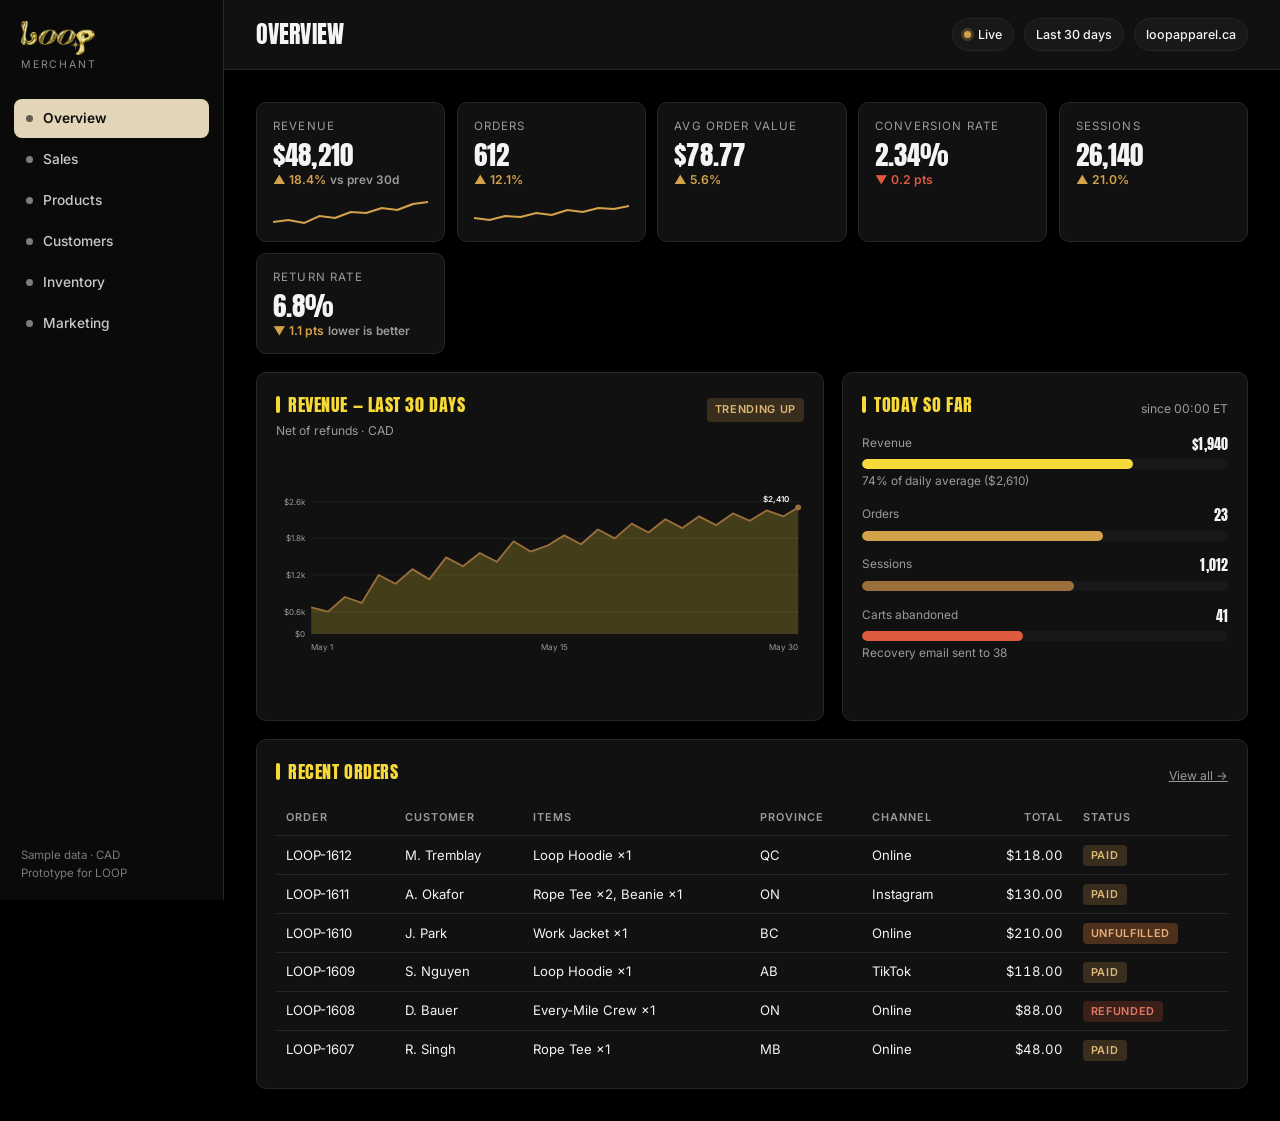
<file: prototypes/loop-merchant-dashboard.html>
<!doctype html>
<html lang="en">
<head>
<meta charset="utf-8" />
<meta name="viewport" content="width=device-width, initial-scale=1, viewport-fit=cover" />
<link rel="icon" href="../brand-assets/favicon.svg" type="image/svg+xml" />
<title>LOOP Merchant Dashboard</title>
<meta name="description" content="Store analytics prototype for LOOP — overview, sales, products, customers, inventory, and marketing, with sample data." />

<link rel="preconnect" href="https://fonts.googleapis.com" />
<link rel="preconnect" href="https://fonts.gstatic.com" crossorigin />
<link rel="stylesheet" href="https://fonts.googleapis.com/css2?family=Anton&family=Inter:wght@400;500;600;700&display=swap" />

<style>
  :root {
    --gold:      #F7DA39;
    --sunflower: #FFBA4A;
    --beige:     #E3D5B7;   /* Warm Beige — the active nav pill           */
    --title:     #F7DA39;   /* Bright Gold — card titles on black         */
    --khaki:     #0D0D0D;   /* near-black — type on light pills           */
    --olive:     #9A6F3C;   /* chart series 2, lifted to read on black     */
    --caramel:   #D4A24A;   /* chart series 3 + positive                   */
    --pumpkin:   #E8853C;   /* semantic: warning                           */
    --brick:     #E05A3E;   /* semantic: critical / down                   */

    --bg:      #000000;     /* black ground */
    --panel:   #111111;
    --panel-2: #181818;
    --text:    #F4F4F4;
    --muted:   #9B9B9B;
    --line:    #262626;

    --sidebar-bg: #0A0A0A;
    --sidebar-fg: #EDEDED;

    --ok:   var(--caramel);
    --warn: var(--pumpkin);
    --bad:  var(--brick);

    --ease-out: cubic-bezier(0.23, 1, 0.32, 1);
    --r: 10px;
  }

  @media (prefers-color-scheme: dark) {
    :root:not([data-theme="light"]) {
      --bg:      #000000;
      --panel:   #111111;
      --panel-2: #181818;
      --text:    #F4F4F4;
      --muted:   #9B9B9B;
      --line:    #262626;
      --title:   #F7DA39;
    }
  }
  :root[data-theme="dark"] {
    --bg:      #000000;
    --panel:   #111111;
    --panel-2: #181818;
    --text:    #F4F4F4;
    --muted:   #9B9B9B;
    --line:    #262626;
    --title:   #F7DA39;
  }

  * { box-sizing: border-box; }
  body {
    margin: 0;
    background: var(--bg);
    color: var(--text);
    font-family: "Inter", system-ui, -apple-system, "Segoe UI", sans-serif;
    font-size: 14px;
    line-height: 1.55;
    -webkit-font-smoothing: antialiased;
  }
  h1, h2, h3, .num {
    font-family: "Anton", "Arial Narrow", sans-serif;
    font-weight: 400;
    letter-spacing: 0.005em;
    margin: 0;
  }
  .num { font-feature-settings: "tnum" 1; font-variant-numeric: tabular-nums; }
  a { color: inherit; }
  :focus-visible { outline: 2px solid var(--sunflower); outline-offset: 2px; border-radius: 3px; }

  /* ---------- shell ---------- */
  .app {
    display: grid;
    grid-template-columns: 224px 1fr;
    min-height: 100vh;
  }

  .sidebar {
    background: var(--sidebar-bg);
    border-right: 1px solid var(--line);
    color: var(--sidebar-fg);
    padding: 1.1rem 0.9rem;
    display: flex;
    flex-direction: column;
    gap: 1.4rem;
    position: sticky;
    top: 0;
    align-self: start;
    height: 100vh;
  }
  .brand { display: grid; gap: 0.15rem; padding: 0.2rem 0.4rem; justify-items: start; }
  .brand img { height: 34px; width: auto; display: block; }
  .brand span { font-size: 0.66rem; letter-spacing: 0.18em; text-transform: uppercase; color: #8A8A8A; display: block; }

  .nav { display: flex; flex-direction: column; gap: 2px; }
  .nav button {
    all: unset;
    display: flex;
    align-items: center;
    gap: 0.65rem;
    padding: 0.55rem 0.7rem;
    border-radius: 8px;
    font-size: 0.86rem;
    font-weight: 500;
    cursor: pointer;
    color: #C9C9C9;
    transition: background-color 150ms var(--ease-out), color 150ms var(--ease-out);
  }
  .nav button:hover { background: rgba(255,255,255,0.08); color: var(--beige); }
  .nav button[aria-current="true"] { background: var(--beige); color: var(--khaki); font-weight: 600; }
  .nav .dot { width: 7px; height: 7px; border-radius: 50%; background: currentColor; flex: none; opacity: 0.6; }

  .sidebar__foot { margin-top: auto; font-size: 0.72rem; color: #7A7A7A; padding: 0 0.4rem; }

  /* ---------- topbar ---------- */
  .main { display: flex; flex-direction: column; min-width: 0; }
  .topbar {
    display: flex;
    align-items: center;
    justify-content: space-between;
    gap: 1rem;
    padding: 1rem clamp(1rem, 3vw, 2rem);
    border-bottom: 1px solid var(--line);
    background: var(--panel);
    position: sticky;
    top: 0;
    z-index: 5;
    flex-wrap: wrap;
  }
  .topbar h1 { font-size: 1.5rem; text-transform: uppercase; }
  .topbar__meta { display: flex; align-items: center; gap: 0.6rem; flex-wrap: wrap; }
  .pill {
    display: inline-flex; align-items: center; gap: 0.4rem;
    padding: 0.35rem 0.7rem;
    border: 1px solid var(--line);
    border-radius: 999px;
    background: var(--panel-2);
    font-size: 0.78rem;
    font-weight: 500;
  }
  .pill select { all: unset; cursor: pointer; font: inherit; }
  .live { width: 7px; height: 7px; border-radius: 50%; background: var(--ok); box-shadow: 0 0 0 3px color-mix(in srgb, var(--ok) 25%, transparent); }

  .content { padding: clamp(1rem, 3vw, 2rem); display: grid; gap: 1.1rem; }
  .panel { display: none; }
  .panel[data-active] { display: grid; gap: 1.1rem; animation: fade 260ms var(--ease-out); }
  @keyframes fade { from { opacity: 0; transform: translateY(6px); } to { opacity: 1; transform: none; } }

  /* ---------- KPI tiles ---------- */
  .kpis {
    display: grid;
    grid-template-columns: repeat(auto-fit, minmax(170px, 1fr));
    gap: 0.7rem;
  }
  .kpi {
    background: var(--panel);
    border: 1px solid var(--line);
    border-radius: var(--r);
    padding: 0.9rem 1rem 0.8rem;
    display: grid;
    gap: 0.15rem;
    align-content: start;
  }
  .kpi__label { font-size: 0.72rem; letter-spacing: 0.1em; text-transform: uppercase; color: var(--muted); }
  .kpi__value { font-size: 1.7rem; line-height: 1; margin-top: 0.2rem; }
  .kpi__delta { font-size: 0.76rem; font-weight: 600; display: inline-flex; align-items: center; gap: 0.25rem; }
  .up { color: var(--ok); }
  .down { color: var(--bad); }
  .kpi__spark { margin-top: 0.4rem; }

  /* ---------- cards ---------- */
  .grid { display: grid; gap: 1.1rem; }
  @media (min-width: 960px) {
    .grid--2 { grid-template-columns: 1fr 1fr; }
    .grid--3 { grid-template-columns: 1.4fr 1fr; }
  }
  .card {
    background: var(--panel);
    border: 1px solid var(--line);
    border-radius: var(--r);
    padding: 1.1rem 1.2rem 1.2rem;
    min-width: 0;
  }
  .card > header {
    display: flex; align-items: baseline; justify-content: space-between; gap: 0.8rem;
    margin-bottom: 0.9rem; flex-wrap: wrap;
  }
  .card h2 {
    font-size: 1.15rem;
    text-transform: uppercase;
    letter-spacing: 0.03em;
    color: var(--title);
    display: flex;
    align-items: center;
    gap: 0.5rem;
  }
  .card h2::before {
    content: "";
    width: 4px;
    height: 0.95em;
    border-radius: 2px;
    background: var(--gold);
    flex: none;
  }
  .card .sub { font-size: 0.76rem; color: var(--muted); }

  /* ---------- tables ---------- */
  .table-wrap { overflow-x: auto; }
  table { width: 100%; border-collapse: collapse; font-size: 0.82rem; }
  th, td { text-align: left; padding: 0.55rem 0.6rem; border-bottom: 1px solid var(--line); white-space: nowrap; }
  th { font-size: 0.68rem; letter-spacing: 0.09em; text-transform: uppercase; color: var(--muted); font-weight: 600; }
  td.n, th.n { text-align: right; font-variant-numeric: tabular-nums; }
  tbody tr:last-child td { border-bottom: none; }
  .tag {
    font-size: 0.68rem; font-weight: 600; letter-spacing: 0.06em; text-transform: uppercase;
    padding: 0.15rem 0.45rem; border-radius: 4px; background: var(--panel-2); border: 1px solid var(--line);
  }
  .tag--ok  { background: color-mix(in srgb, var(--ok) 20%, transparent);  border-color: transparent; color: color-mix(in srgb, var(--ok) 75%, var(--text)); }
  .tag--warn{ background: color-mix(in srgb, var(--warn) 28%, transparent); border-color: transparent; color: color-mix(in srgb, var(--warn) 65%, var(--text)); }
  .tag--bad { background: color-mix(in srgb, var(--bad) 20%, transparent); border-color: transparent; color: color-mix(in srgb, var(--bad) 80%, var(--text)); }

  /* ---------- bar list ---------- */
  .barlist { display: grid; gap: 0.55rem; }
  .barlist__row { display: grid; grid-template-columns: 8.5rem 1fr auto; align-items: center; gap: 0.7rem; font-size: 0.82rem; }
  .barlist__track { height: 10px; border-radius: 5px; background: var(--panel-2); overflow: hidden; }
  .barlist__fill { height: 100%; border-radius: 5px; background: var(--olive); }
  .barlist__val { font-variant-numeric: tabular-nums; color: var(--muted); }

  /* ---------- misc ---------- */
  .legend { display: flex; gap: 1rem; flex-wrap: wrap; font-size: 0.76rem; color: var(--muted); margin-top: 0.6rem; }
  .legend i { width: 10px; height: 10px; border-radius: 3px; display: inline-block; margin-right: 0.35rem; vertical-align: -1px; }
  .note { font-size: 0.74rem; color: var(--muted); }
  .sr { position: absolute; width: 1px; height: 1px; overflow: hidden; clip: rect(0 0 0 0); }

  .menu-toggle { display: none; }

  @media (max-width: 820px) {
    .app { grid-template-columns: 1fr; }
    .sidebar {
      position: sticky; height: auto; flex-direction: row; align-items: center;
      gap: 0.8rem; overflow-x: auto; padding: 0.7rem;
    }
    .brand span { display: none; }
    .sidebar__foot { display: none; }
    .nav { flex-direction: row; }
    .nav button { white-space: nowrap; padding: 0.45rem 0.6rem; }
    .nav .dot { display: none; }
  }

  @media (prefers-reduced-motion: reduce) {
    * { animation-duration: 0.001ms !important; transition-duration: 0.001ms !important; }
  }
</style>
</head>

<body>

<svg width="0" height="0" style="position:absolute" aria-hidden="true">
  <symbol id="rope" viewBox="0 0 200 200">
    <g fill="none" stroke="currentColor" stroke-width="15" stroke-linecap="round" stroke-linejoin="round">
      <path d="M100 30 C 152 30 178 66 168 104 C 159 138 116 146 106 114 C 98 90 132 82 152 102"/>
      <path d="M100 30 C 48 30 22 66 32 104 C 41 138 84 146 94 114"/>
      <path d="M106 114 C 102 138 100 160 108 186" stroke-width="11"/>
    </g>
  </symbol>
</svg>

<div class="app">
  <!-- ================= SIDEBAR ================= -->
  <aside class="sidebar">
    <div class="brand">
      <img src="../brand-assets/loop-logo-gold.webp" alt="LOOP" width="736" height="339" />
      <span>Merchant</span>
    </div>

    <nav class="nav" id="nav" aria-label="Dashboard sections">
      <button data-target="overview"  aria-current="true"><i class="dot"></i>Overview</button>
      <button data-target="sales"><i class="dot"></i>Sales</button>
      <button data-target="products"><i class="dot"></i>Products</button>
      <button data-target="customers"><i class="dot"></i>Customers</button>
      <button data-target="inventory"><i class="dot"></i>Inventory</button>
      <button data-target="marketing"><i class="dot"></i>Marketing</button>
    </nav>

    <div class="sidebar__foot">
      Sample data · CAD<br>Prototype for LOOP
    </div>
  </aside>

  <!-- ================= MAIN ================= -->
  <div class="main">
    <div class="topbar">
      <h1 id="page-title">Overview</h1>
      <div class="topbar__meta">
        <span class="pill"><span class="live"></span> Live</span>
        <span class="pill">
          <label class="sr" for="range">Date range</label>
          <select id="range">
            <option>Last 7 days</option>
            <option selected>Last 30 days</option>
            <option>Last 90 days</option>
            <option>Year to date</option>
          </select>
        </span>
        <span class="pill">loopapparel.ca</span>
      </div>
    </div>

    <div class="content">

      <!-- ============ OVERVIEW ============ -->
      <section class="panel" id="overview" data-active aria-labelledby="page-title">
        <div class="kpis">
          <div class="kpi">
            <span class="kpi__label">Revenue</span>
            <span class="kpi__value num">$48,210</span>
            <span class="kpi__delta up">▲ 18.4% <span class="note">vs prev 30d</span></span>
            <svg class="kpi__spark" width="100%" height="30" viewBox="0 0 120 30" preserveAspectRatio="none" aria-hidden="true">
              <polyline fill="none" stroke="var(--caramel)" stroke-width="2" points="0,24 12,22 24,25 36,18 48,20 60,14 72,15 84,10 96,12 108,6 120,4"/>
            </svg>
          </div>
          <div class="kpi">
            <span class="kpi__label">Orders</span>
            <span class="kpi__value num">612</span>
            <span class="kpi__delta up">▲ 12.1%</span>
            <svg class="kpi__spark" width="100%" height="30" viewBox="0 0 120 30" preserveAspectRatio="none" aria-hidden="true">
              <polyline fill="none" stroke="var(--caramel)" stroke-width="2" points="0,20 12,22 24,18 36,19 48,15 60,17 72,12 84,14 96,10 108,11 120,8"/>
            </svg>
          </div>
          <div class="kpi">
            <span class="kpi__label">Avg order value</span>
            <span class="kpi__value num">$78.77</span>
            <span class="kpi__delta up">▲ 5.6%</span>
          </div>
          <div class="kpi">
            <span class="kpi__label">Conversion rate</span>
            <span class="kpi__value num">2.34%</span>
            <span class="kpi__delta down">▼ 0.2 pts</span>
          </div>
          <div class="kpi">
            <span class="kpi__label">Sessions</span>
            <span class="kpi__value num">26,140</span>
            <span class="kpi__delta up">▲ 21.0%</span>
          </div>
          <div class="kpi">
            <span class="kpi__label">Return rate</span>
            <span class="kpi__value num">6.8%</span>
            <span class="kpi__delta up">▼ 1.1 pts <span class="note">lower is better</span></span>
          </div>
        </div>

        <div class="grid grid--3">
          <div class="card">
            <header>
              <div>
                <h2>Revenue — last 30 days</h2>
                <span class="sub">Net of refunds · CAD</span>
              </div>
              <span class="tag tag--ok">Trending up</span>
            </header>
            <!-- area chart: scale 0..2600, 30 days -->
            <svg viewBox="0 0 720 240" width="100%" height="240" role="img" aria-label="Daily revenue rising from about $900 to about $2,400 over 30 days">
              <g stroke="var(--line)" stroke-width="1">
                <line x1="48" y1="20"  x2="712" y2="20"/>
                <line x1="48" y1="70"  x2="712" y2="70"/>
                <line x1="48" y1="120" x2="712" y2="120"/>
                <line x1="48" y1="170" x2="712" y2="170"/>
                <line x1="48" y1="200" x2="712" y2="200"/>
              </g>
              <g fill="var(--muted)" font-size="11" font-family="Inter, sans-serif">
                <text x="40" y="24"  text-anchor="end">$2.6k</text>
                <text x="40" y="74"  text-anchor="end">$1.8k</text>
                <text x="40" y="124" text-anchor="end">$1.2k</text>
                <text x="40" y="174" text-anchor="end">$0.6k</text>
                <text x="40" y="204" text-anchor="end">$0</text>
                <text x="48"  y="222">May 1</text>
                <text x="380" y="222" text-anchor="middle">May 15</text>
                <text x="712" y="222" text-anchor="end">May 30</text>
              </g>
              <path d="M48,164 L71,170 L94,150 L117,158 L140,120 L163,132 L186,112 L209,126 L232,96 L255,108 L278,90 L301,102 L324,74 L347,88 L370,80 L393,66 L416,78 L439,58 L462,70 L485,50 L508,62 L531,44 L554,56 L577,40 L600,52 L623,36 L646,46 L669,32 L692,40 L712,28
                       L712,200 L48,200 Z" fill="var(--gold)" fill-opacity="0.22"/>
              <path d="M48,164 L71,170 L94,150 L117,158 L140,120 L163,132 L186,112 L209,126 L232,96 L255,108 L278,90 L301,102 L324,74 L347,88 L370,80 L393,66 L416,78 L439,58 L462,70 L485,50 L508,62 L531,44 L554,56 L577,40 L600,52 L623,36 L646,46 L669,32 L692,40 L712,28"
                    fill="none" stroke="var(--olive)" stroke-width="2.5" stroke-linejoin="round"/>
              <circle cx="712" cy="28" r="4" fill="var(--olive)"/>
              <text x="700" y="20" text-anchor="end" font-size="11" font-family="Inter, sans-serif" fill="var(--text)" font-weight="600">$2,410</text>
            </svg>
          </div>

          <div class="card">
            <header><h2>Today so far</h2><span class="sub">since 00:00 ET</span></header>
            <div class="barlist" style="grid-template-columns:1fr;gap:0.9rem">
              <div>
                <div style="display:flex;justify-content:space-between"><span class="note">Revenue</span><b class="num">$1,940</b></div>
                <div class="barlist__track" style="margin-top:4px"><div class="barlist__fill" style="width:74%;background:var(--gold)"></div></div>
                <span class="note">74% of daily average ($2,610)</span>
              </div>
              <div>
                <div style="display:flex;justify-content:space-between"><span class="note">Orders</span><b class="num">23</b></div>
                <div class="barlist__track" style="margin-top:4px"><div class="barlist__fill" style="width:66%;background:var(--caramel)"></div></div>
              </div>
              <div>
                <div style="display:flex;justify-content:space-between"><span class="note">Sessions</span><b class="num">1,012</b></div>
                <div class="barlist__track" style="margin-top:4px"><div class="barlist__fill" style="width:58%;background:var(--olive)"></div></div>
              </div>
              <div>
                <div style="display:flex;justify-content:space-between"><span class="note">Carts abandoned</span><b class="num">41</b></div>
                <div class="barlist__track" style="margin-top:4px"><div class="barlist__fill" style="width:44%;background:var(--brick)"></div></div>
                <span class="note">Recovery email sent to 38</span>
              </div>
            </div>
          </div>
        </div>

        <div class="card">
          <header><h2>Recent orders</h2><a class="sub" href="#">View all →</a></header>
          <div class="table-wrap">
            <table>
              <thead><tr><th>Order</th><th>Customer</th><th>Items</th><th>Province</th><th>Channel</th><th class="n">Total</th><th>Status</th></tr></thead>
              <tbody>
                <tr><td>LOOP-1612</td><td>M. Tremblay</td><td>Loop Hoodie ×1</td><td>QC</td><td>Online</td><td class="n">$118.00</td><td><span class="tag tag--ok">Paid</span></td></tr>
                <tr><td>LOOP-1611</td><td>A. Okafor</td><td>Rope Tee ×2, Beanie ×1</td><td>ON</td><td>Instagram</td><td class="n">$130.00</td><td><span class="tag tag--ok">Paid</span></td></tr>
                <tr><td>LOOP-1610</td><td>J. Park</td><td>Work Jacket ×1</td><td>BC</td><td>Online</td><td class="n">$210.00</td><td><span class="tag tag--warn">Unfulfilled</span></td></tr>
                <tr><td>LOOP-1609</td><td>S. Nguyen</td><td>Loop Hoodie ×1</td><td>AB</td><td>TikTok</td><td class="n">$118.00</td><td><span class="tag tag--ok">Paid</span></td></tr>
                <tr><td>LOOP-1608</td><td>D. Bauer</td><td>Every-Mile Crew ×1</td><td>ON</td><td>Online</td><td class="n">$88.00</td><td><span class="tag tag--bad">Refunded</span></td></tr>
                <tr><td>LOOP-1607</td><td>R. Singh</td><td>Rope Tee ×1</td><td>MB</td><td>Online</td><td class="n">$48.00</td><td><span class="tag tag--ok">Paid</span></td></tr>
              </tbody>
            </table>
          </div>
        </div>
      </section>

      <!-- ============ SALES ============ -->
      <section class="panel" id="sales" aria-label="Sales">
        <div class="kpis">
          <div class="kpi"><span class="kpi__label">Gross sales</span><span class="kpi__value num">$52,880</span><span class="kpi__delta up">▲ 17.2%</span></div>
          <div class="kpi"><span class="kpi__label">Discounts</span><span class="kpi__value num">−$3,110</span><span class="kpi__delta down">▲ 9.0%</span></div>
          <div class="kpi"><span class="kpi__label">Refunds</span><span class="kpi__value num">−$1,560</span><span class="kpi__delta up">▼ 12.0%</span></div>
          <div class="kpi"><span class="kpi__label">Net sales</span><span class="kpi__value num">$48,210</span><span class="kpi__delta up">▲ 18.4%</span></div>
          <div class="kpi"><span class="kpi__label">Units sold</span><span class="kpi__value num">1,043</span><span class="kpi__delta up">▲ 14.9%</span></div>
        </div>

        <div class="grid grid--2">
          <div class="card">
            <header><h2>Sales by channel</h2><span class="sub">net · last 30 days</span></header>
            <div class="barlist">
              <div class="barlist__row"><span>Online store</span><span class="barlist__track"><span class="barlist__fill" style="width:61%;background:var(--gold)"></span></span><span class="barlist__val">$29,410</span></div>
              <div class="barlist__row"><span>Instagram Shop</span><span class="barlist__track"><span class="barlist__fill" style="width:23%;background:var(--olive)"></span></span><span class="barlist__val">$11,090</span></div>
              <div class="barlist__row"><span>TikTok Shop</span><span class="barlist__track"><span class="barlist__fill" style="width:11%;background:var(--caramel)"></span></span><span class="barlist__val">$5,300</span></div>
              <div class="barlist__row"><span>Pop-up / POS</span><span class="barlist__track"><span class="barlist__fill" style="width:5%;background:var(--sunflower)"></span></span><span class="barlist__val">$2,410</span></div>
            </div>
          </div>

          <div class="card">
            <header><h2>Top provinces</h2><span class="sub">by net sales</span></header>
            <div class="barlist">
              <div class="barlist__row"><span>Ontario</span><span class="barlist__track"><span class="barlist__fill" style="width:100%"></span></span><span class="barlist__val">$18,900</span></div>
              <div class="barlist__row"><span>Quebec</span><span class="barlist__track"><span class="barlist__fill" style="width:64%"></span></span><span class="barlist__val">$12,050</span></div>
              <div class="barlist__row"><span>British Columbia</span><span class="barlist__track"><span class="barlist__fill" style="width:47%"></span></span><span class="barlist__val">$8,830</span></div>
              <div class="barlist__row"><span>Alberta</span><span class="barlist__track"><span class="barlist__fill" style="width:31%"></span></span><span class="barlist__val">$5,820</span></div>
              <div class="barlist__row"><span>Rest of Canada</span><span class="barlist__track"><span class="barlist__fill" style="width:14%"></span></span><span class="barlist__val">$2,610</span></div>
            </div>
          </div>
        </div>

        <div class="card">
          <header><h2>Daily net sales</h2><span class="sub">Mon–Sun pattern · weekends shaded</span></header>
          <svg viewBox="0 0 720 220" width="100%" height="220" role="img" aria-label="Daily net sales bars, ranging roughly $900 to $2,400, higher on weekends">
            <g fill="var(--muted)" font-size="11" font-family="Inter, sans-serif">
              <text x="40" y="24"  text-anchor="end">$2.4k</text>
              <text x="40" y="94"  text-anchor="end">$1.6k</text>
              <text x="40" y="164" text-anchor="end">$0.8k</text>
              <text x="40" y="196" text-anchor="end">$0</text>
            </g>
            <line x1="48" y1="188" x2="712" y2="188" stroke="var(--line)"/>
            <g id="salesbars"></g>
          </svg>
          <div class="legend"><span><i style="background:var(--gold)"></i>Weekday</span><span><i style="background:var(--olive)"></i>Weekend</span></div>
        </div>
      </section>

      <!-- ============ PRODUCTS ============ -->
      <section class="panel" id="products" aria-label="Products">
        <div class="kpis">
          <div class="kpi"><span class="kpi__label">Active products</span><span class="kpi__value num">24</span></div>
          <div class="kpi"><span class="kpi__label">Variants</span><span class="kpi__value num">186</span></div>
          <div class="kpi"><span class="kpi__label">Sell-through (30d)</span><span class="kpi__value num">41%</span><span class="kpi__delta up">▲ 6 pts</span></div>
          <div class="kpi"><span class="kpi__label">Inventory value</span><span class="kpi__value num">$96,400</span></div>
          <div class="kpi"><span class="kpi__label">Out of stock</span><span class="kpi__value num">7</span><span class="kpi__delta down">variants</span></div>
        </div>

        <div class="card">
          <header><h2>Best sellers</h2><span class="sub">last 30 days · net</span></header>
          <div class="table-wrap">
            <table>
              <thead><tr><th>Product</th><th class="n">Units</th><th class="n">Revenue</th><th class="n">Return %</th><th class="n">Sell-through</th><th>Stock</th></tr></thead>
              <tbody>
                <tr><td>The Loop Hoodie — Khaki</td><td class="n">214</td><td class="n">$25,250</td><td class="n">4.1%</td><td class="n">58%</td><td><span class="tag tag--ok">Healthy</span></td></tr>
                <tr><td>Rope Logo Tee — Cream</td><td class="n">302</td><td class="n">$14,500</td><td class="n">3.0%</td><td class="n">62%</td><td><span class="tag tag--warn">Low: S, M</span></td></tr>
                <tr><td>Khaki Work Jacket</td><td class="n">61</td><td class="n">$12,810</td><td class="n">7.8%</td><td class="n">33%</td><td><span class="tag tag--ok">Healthy</span></td></tr>
                <tr><td>Every-Mile Crew — Olive</td><td class="n">98</td><td class="n">$8,620</td><td class="n">5.2%</td><td class="n">45%</td><td><span class="tag tag--ok">Healthy</span></td></tr>
                <tr><td>Lasso Beanie</td><td class="n">176</td><td class="n">$5,980</td><td class="n">1.4%</td><td class="n">71%</td><td><span class="tag tag--bad">Out: One Size</span></td></tr>
                <tr><td>Field Cargo Pant</td><td class="n">44</td><td class="n">$5,280</td><td class="n">11.4%</td><td class="n">22%</td><td><span class="tag tag--warn">Slow</span></td></tr>
              </tbody>
            </table>
          </div>
        </div>

        <div class="grid grid--2">
          <div class="card">
            <header><h2>Size curve</h2><span class="sub">share of units — tops</span></header>
            <div class="barlist">
              <div class="barlist__row"><span>XS</span><span class="barlist__track"><span class="barlist__fill" style="width:8%"></span></span><span class="barlist__val">8%</span></div>
              <div class="barlist__row"><span>S</span><span class="barlist__track"><span class="barlist__fill" style="width:19%"></span></span><span class="barlist__val">19%</span></div>
              <div class="barlist__row"><span>M</span><span class="barlist__track"><span class="barlist__fill" style="width:31%;background:var(--gold)"></span></span><span class="barlist__val">31%</span></div>
              <div class="barlist__row"><span>L</span><span class="barlist__track"><span class="barlist__fill" style="width:26%;background:var(--gold)"></span></span><span class="barlist__val">26%</span></div>
              <div class="barlist__row"><span>XL</span><span class="barlist__track"><span class="barlist__fill" style="width:12%"></span></span><span class="barlist__val">12%</span></div>
              <div class="barlist__row"><span>XXL</span><span class="barlist__track"><span class="barlist__fill" style="width:4%"></span></span><span class="barlist__val">4%</span></div>
            </div>
            <p class="note">Buy plan: weight next production run M/L heavier (57% of demand).</p>
          </div>
          <div class="card">
            <header><h2>Underperformers</h2><span class="sub">low sell-through, high returns</span></header>
            <div class="table-wrap">
              <table>
                <thead><tr><th>Product</th><th class="n">Sell-through</th><th class="n">Return %</th></tr></thead>
                <tbody>
                  <tr><td>Field Cargo Pant</td><td class="n">22%</td><td class="n">11.4%</td></tr>
                  <tr><td>Loop Shorts — Gold</td><td class="n">17%</td><td class="n">9.1%</td></tr>
                  <tr><td>Camp Cap — Palm</td><td class="n">14%</td><td class="n">2.0%</td></tr>
                </tbody>
              </table>
            </div>
            <p class="note">Action: mark down 20%, move to <b>Sale</b> collection, pause reorders.</p>
          </div>
        </div>
      </section>

      <!-- ============ CUSTOMERS ============ -->
      <section class="panel" id="customers" aria-label="Customers">
        <div class="kpis">
          <div class="kpi"><span class="kpi__label">Customers</span><span class="kpi__value num">3,940</span><span class="kpi__delta up">▲ 320 new</span></div>
          <div class="kpi"><span class="kpi__label">Returning rate</span><span class="kpi__value num">28%</span><span class="kpi__delta up">▲ 3 pts</span></div>
          <div class="kpi"><span class="kpi__label">Repeat AOV</span><span class="kpi__value num">$94.20</span></div>
          <div class="kpi"><span class="kpi__label">90-day LTV</span><span class="kpi__value num">$121</span></div>
          <div class="kpi"><span class="kpi__label">Email subscribers</span><span class="kpi__value num">9,180</span><span class="kpi__delta up">▲ 11.4%</span></div>
        </div>

        <div class="grid grid--2">
          <div class="card">
            <header><h2>New vs returning revenue</h2><span class="sub">last 30 days</span></header>
            <svg viewBox="0 0 220 220" width="200" height="200" role="img" aria-label="72 percent of revenue from new customers, 28 percent from returning">
              <circle cx="110" cy="110" r="80" fill="none" stroke="var(--panel-2)" stroke-width="26"/>
              <circle cx="110" cy="110" r="80" fill="none" stroke="var(--gold)" stroke-width="26"
                      stroke-dasharray="362 503" stroke-dashoffset="0" transform="rotate(-90 110 110)"/>
              <circle cx="110" cy="110" r="80" fill="none" stroke="var(--olive)" stroke-width="26"
                      stroke-dasharray="141 503" stroke-dashoffset="-362" transform="rotate(-90 110 110)"/>
              <text x="110" y="104" text-anchor="middle" font-family="Anton, sans-serif" font-size="30" fill="var(--text)">72%</text>
              <text x="110" y="126" text-anchor="middle" font-size="11" fill="var(--muted)">new</text>
            </svg>
            <div class="legend"><span><i style="background:var(--gold)"></i>New — $34,700</span><span><i style="background:var(--olive)"></i>Returning — $13,510</span></div>
          </div>

          <div class="card">
            <header><h2>Top customers</h2><span class="sub">by lifetime spend</span></header>
            <div class="table-wrap">
              <table>
                <thead><tr><th>Customer</th><th class="n">Orders</th><th class="n">Spend</th><th>Segment</th></tr></thead>
                <tbody>
                  <tr><td>A. Okafor — Toronto</td><td class="n">7</td><td class="n">$690</td><td><span class="tag tag--ok">VIP</span></td></tr>
                  <tr><td>M. Tremblay — Montréal</td><td class="n">5</td><td class="n">$540</td><td><span class="tag tag--ok">VIP</span></td></tr>
                  <tr><td>J. Park — Vancouver</td><td class="n">4</td><td class="n">$470</td><td><span class="tag">Loyal</span></td></tr>
                  <tr><td>S. Nguyen — Calgary</td><td class="n">3</td><td class="n">$318</td><td><span class="tag">Loyal</span></td></tr>
                  <tr><td>R. Singh — Winnipeg</td><td class="n">3</td><td class="n">$286</td><td><span class="tag">Loyal</span></td></tr>
                </tbody>
              </table>
            </div>
          </div>
        </div>

        <div class="card">
          <header><h2>Email list growth</h2><span class="sub">subscribers, last 12 weeks</span></header>
          <svg viewBox="0 0 720 200" width="100%" height="200" role="img" aria-label="Email subscribers growing steadily from about 6,400 to about 9,200">
            <g stroke="var(--line)"><line x1="48" y1="30" x2="712" y2="30"/><line x1="48" y1="90" x2="712" y2="90"/><line x1="48" y1="150" x2="712" y2="150"/></g>
            <g fill="var(--muted)" font-size="11" font-family="Inter, sans-serif">
              <text x="40" y="34" text-anchor="end">9.5k</text>
              <text x="40" y="94" text-anchor="end">8.0k</text>
              <text x="40" y="154" text-anchor="end">6.5k</text>
              <text x="48" y="172">wk 1</text><text x="712" y="172" text-anchor="end">wk 12</text>
            </g>
            <path d="M48,148 L108,142 L168,136 L228,128 L288,120 L348,112 L408,100 L468,92 L528,80 L588,66 L648,54 L708,40"
                  fill="none" stroke="var(--caramel)" stroke-width="2.5"/>
            <circle cx="708" cy="40" r="4" fill="var(--caramel)"/>
          </svg>
        </div>
      </section>

      <!-- ============ INVENTORY ============ -->
      <section class="panel" id="inventory" aria-label="Inventory">
        <div class="kpis">
          <div class="kpi"><span class="kpi__label">Units on hand</span><span class="kpi__value num">6,120</span></div>
          <div class="kpi"><span class="kpi__label">Inventory value</span><span class="kpi__value num">$96,400</span></div>
          <div class="kpi"><span class="kpi__label">Low stock</span><span class="kpi__value num">9</span><span class="kpi__delta down">variants ≤ 10</span></div>
          <div class="kpi"><span class="kpi__label">Out of stock</span><span class="kpi__value num">7</span></div>
          <div class="kpi"><span class="kpi__label">Days of cover</span><span class="kpi__value num">37</span><span class="kpi__delta up">at current rate</span></div>
        </div>

        <div class="card">
          <header><h2>Reorder now</h2><span class="sub">projected to sell out before a 21-day restock lands</span></header>
          <div class="table-wrap">
            <table>
              <thead><tr><th>Variant</th><th class="n">On hand</th><th class="n">30d sold</th><th class="n">Days left</th><th class="n">Suggested PO</th><th>Priority</th></tr></thead>
              <tbody>
                <tr><td>Lasso Beanie — One Size</td><td class="n">0</td><td class="n">176</td><td class="n">0</td><td class="n">400</td><td><span class="tag tag--bad">Critical</span></td></tr>
                <tr><td>Rope Logo Tee — Cream / S</td><td class="n">6</td><td class="n">74</td><td class="n">2</td><td class="n">200</td><td><span class="tag tag--bad">Critical</span></td></tr>
                <tr><td>Rope Logo Tee — Cream / M</td><td class="n">11</td><td class="n">88</td><td class="n">4</td><td class="n">240</td><td><span class="tag tag--warn">High</span></td></tr>
                <tr><td>Loop Hoodie — Khaki / L</td><td class="n">18</td><td class="n">61</td><td class="n">9</td><td class="n">150</td><td><span class="tag tag--warn">High</span></td></tr>
                <tr><td>Every-Mile Crew — Olive / M</td><td class="n">22</td><td class="n">34</td><td class="n">19</td><td class="n">120</td><td><span class="tag">Watch</span></td></tr>
              </tbody>
            </table>
          </div>
        </div>

        <div class="grid grid--2">
          <div class="card">
            <header><h2>Stock by category</h2><span class="sub">units on hand</span></header>
            <div class="barlist">
              <div class="barlist__row"><span>Hoodies</span><span class="barlist__track"><span class="barlist__fill" style="width:100%"></span></span><span class="barlist__val">2,240</span></div>
              <div class="barlist__row"><span>Tees</span><span class="barlist__track"><span class="barlist__fill" style="width:78%"></span></span><span class="barlist__val">1,760</span></div>
              <div class="barlist__row"><span>Outerwear</span><span class="barlist__track"><span class="barlist__fill" style="width:41%"></span></span><span class="barlist__val">920</span></div>
              <div class="barlist__row"><span>Accessories</span><span class="barlist__track"><span class="barlist__fill" style="width:53%"></span></span><span class="barlist__val">1,200</span></div>
            </div>
          </div>
          <div class="card">
            <header><h2>Incoming POs</h2><span class="sub">confirmed with supplier</span></header>
            <div class="table-wrap">
              <table>
                <thead><tr><th>PO</th><th>Contents</th><th class="n">Units</th><th>ETA</th></tr></thead>
                <tbody>
                  <tr><td>PO-041</td><td>Loop Hoodie — all sizes</td><td class="n">600</td><td>Jun 12</td></tr>
                  <tr><td>PO-042</td><td>Rope Tee — Cream/Khaki</td><td class="n">800</td><td>Jun 18</td></tr>
                  <tr><td>PO-043</td><td>Lasso Beanie</td><td class="n">400</td><td>Jun 21</td></tr>
                </tbody>
              </table>
            </div>
          </div>
        </div>
      </section>

      <!-- ============ MARKETING ============ -->
      <section class="panel" id="marketing" aria-label="Marketing">
        <div class="kpis">
          <div class="kpi"><span class="kpi__label">Sessions</span><span class="kpi__value num">26,140</span><span class="kpi__delta up">▲ 21.0%</span></div>
          <div class="kpi"><span class="kpi__label">Blended CAC</span><span class="kpi__value num">$22.40</span><span class="kpi__delta down">▲ 8.0%</span></div>
          <div class="kpi"><span class="kpi__label">ROAS (paid)</span><span class="kpi__value num">3.1×</span><span class="kpi__delta up">▲ 0.4×</span></div>
          <div class="kpi"><span class="kpi__label">Email revenue</span><span class="kpi__value num">$8,900</span><span class="kpi__delta up">18% of net</span></div>
        </div>

        <div class="grid grid--2">
          <div class="card">
            <header><h2>Sessions by source</h2></header>
            <div class="barlist">
              <div class="barlist__row"><span>Instagram</span><span class="barlist__track"><span class="barlist__fill" style="width:100%;background:var(--gold)"></span></span><span class="barlist__val">9,410</span></div>
              <div class="barlist__row"><span>Direct</span><span class="barlist__track"><span class="barlist__fill" style="width:62%;background:var(--olive)"></span></span><span class="barlist__val">5,830</span></div>
              <div class="barlist__row"><span>TikTok</span><span class="barlist__track"><span class="barlist__fill" style="width:55%;background:var(--caramel)"></span></span><span class="barlist__val">5,180</span></div>
              <div class="barlist__row"><span>Google organic</span><span class="barlist__track"><span class="barlist__fill" style="width:33%;background:var(--sunflower)"></span></span><span class="barlist__val">3,120</span></div>
              <div class="barlist__row"><span>Email</span><span class="barlist__track"><span class="barlist__fill" style="width:27%"></span></span><span class="barlist__val">2,600</span></div>
            </div>
          </div>
          <div class="card">
            <header><h2>Conversion by source</h2><span class="sub">sessions → orders</span></header>
            <div class="barlist">
              <div class="barlist__row"><span>Email</span><span class="barlist__track"><span class="barlist__fill" style="width:100%;background:var(--caramel)"></span></span><span class="barlist__val">4.9%</span></div>
              <div class="barlist__row"><span>Direct</span><span class="barlist__track"><span class="barlist__fill" style="width:69%;background:var(--caramel)"></span></span><span class="barlist__val">3.4%</span></div>
              <div class="barlist__row"><span>Google organic</span><span class="barlist__track"><span class="barlist__fill" style="width:53%"></span></span><span class="barlist__val">2.6%</span></div>
              <div class="barlist__row"><span>Instagram</span><span class="barlist__track"><span class="barlist__fill" style="width:39%"></span></span><span class="barlist__val">1.9%</span></div>
              <div class="barlist__row"><span>TikTok</span><span class="barlist__track"><span class="barlist__fill" style="width:24%;background:var(--brick)"></span></span><span class="barlist__val">1.2%</span></div>
            </div>
          </div>
        </div>

        <div class="card">
          <header><h2>Recent campaigns</h2></header>
          <div class="table-wrap">
            <table>
              <thead><tr><th>Campaign</th><th>Channel</th><th class="n">Spend</th><th class="n">Revenue</th><th class="n">ROAS</th><th>Status</th></tr></thead>
              <tbody>
                <tr><td>"Made for more nights out"</td><td>Meta</td><td class="n">$2,100</td><td class="n">$7,560</td><td class="n">3.6×</td><td><span class="tag tag--ok">Scaling</span></td></tr>
                <tr><td>Loop Hoodie launch</td><td>TikTok</td><td class="n">$1,400</td><td class="n">$3,780</td><td class="n">2.7×</td><td><span class="tag tag--warn">Watch</span></td></tr>
                <tr><td>Rope Tee restock — email</td><td>Klaviyo</td><td class="n">$0</td><td class="n">$4,120</td><td class="n">—</td><td><span class="tag tag--ok">Sent</span></td></tr>
                <tr><td>Retargeting — abandoned cart</td><td>Meta</td><td class="n">$620</td><td class="n">$2,510</td><td class="n">4.0×</td><td><span class="tag tag--ok">Always-on</span></td></tr>
              </tbody>
            </table>
          </div>
        </div>
      </section>

    </div>
  </div>
</div>

<script>
  (function () {
    var nav = document.getElementById("nav");
    var buttons = Array.prototype.slice.call(nav.querySelectorAll("button"));
    var panels = Array.prototype.slice.call(document.querySelectorAll(".panel"));
    var title = document.getElementById("page-title");

    function show(id, btn) {
      panels.forEach(function (p) { p.toggleAttribute("data-active", p.id === id); });
      buttons.forEach(function (b) { b.setAttribute("aria-current", String(b === btn)); });
      title.textContent = btn.textContent.trim();
      document.querySelector(".content").scrollIntoView({ block: "start", behavior: "auto" });
    }
    nav.addEventListener("click", function (e) {
      var b = e.target.closest("button");
      if (b) show(b.dataset.target, b);
    });

    // daily sales bars (Sales panel) — 28 days, weekend uplift
    var g = document.getElementById("salesbars");
    if (g) {
      var svgns = "http://www.w3.org/2000/svg";
      var n = 28, x0 = 52, w = (712 - x0) / n, base = 188, maxV = 2400;
      for (var i = 0; i < n; i++) {
        var dow = (i + 3) % 7; // arbitrary phase
        var weekend = dow === 5 || dow === 6;
        var v = (weekend ? 1700 : 1150) + Math.round(Math.sin(i * 0.7) * 180) + i * 12;
        v = Math.min(v, maxV);
        var h = (v / maxV) * (base - 24);
        var r = document.createElementNS(svgns, "rect");
        r.setAttribute("x", (x0 + i * w + 2).toFixed(1));
        r.setAttribute("y", (base - h).toFixed(1));
        r.setAttribute("width", (w - 4).toFixed(1));
        r.setAttribute("height", h.toFixed(1));
        r.setAttribute("rx", "2");
        r.setAttribute("fill", weekend ? "var(--olive)" : "var(--gold)");
        g.appendChild(r);
      }
    }
  })();
</script>

</body>
</html>
</file>
